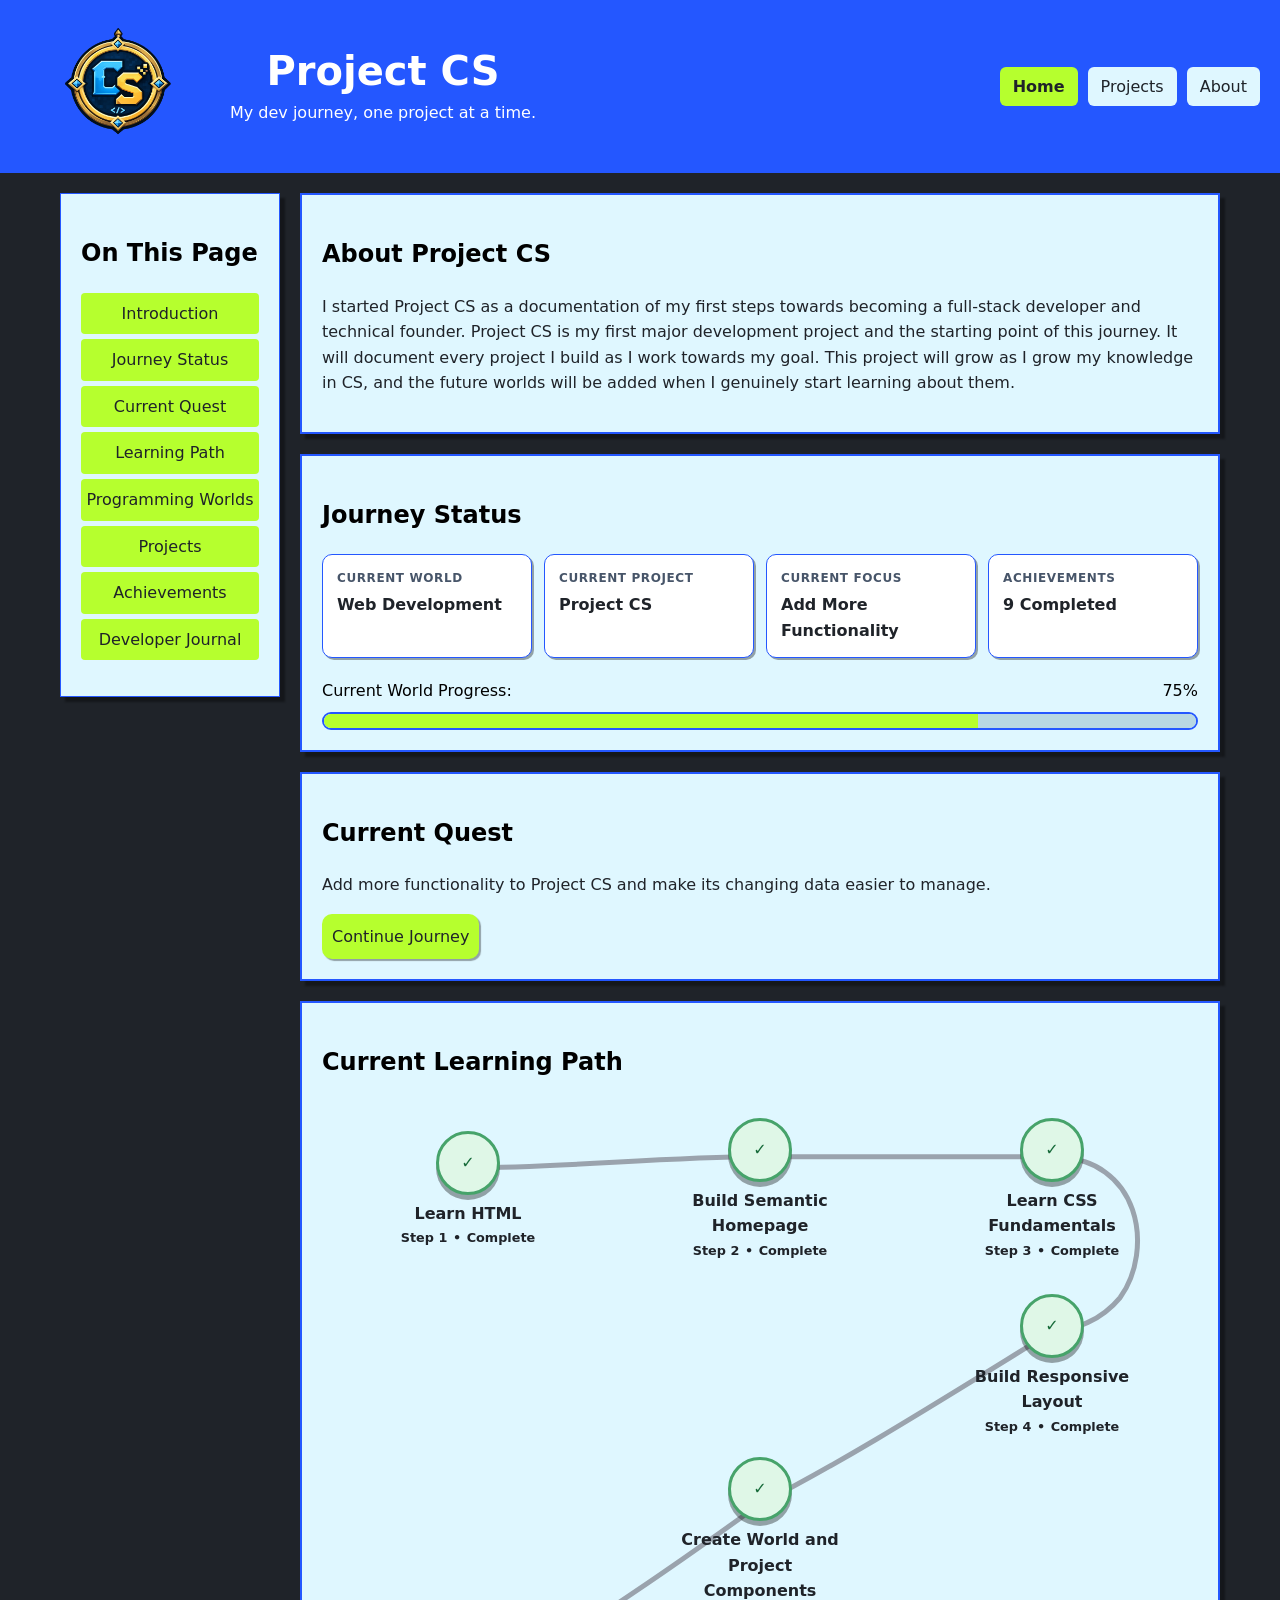
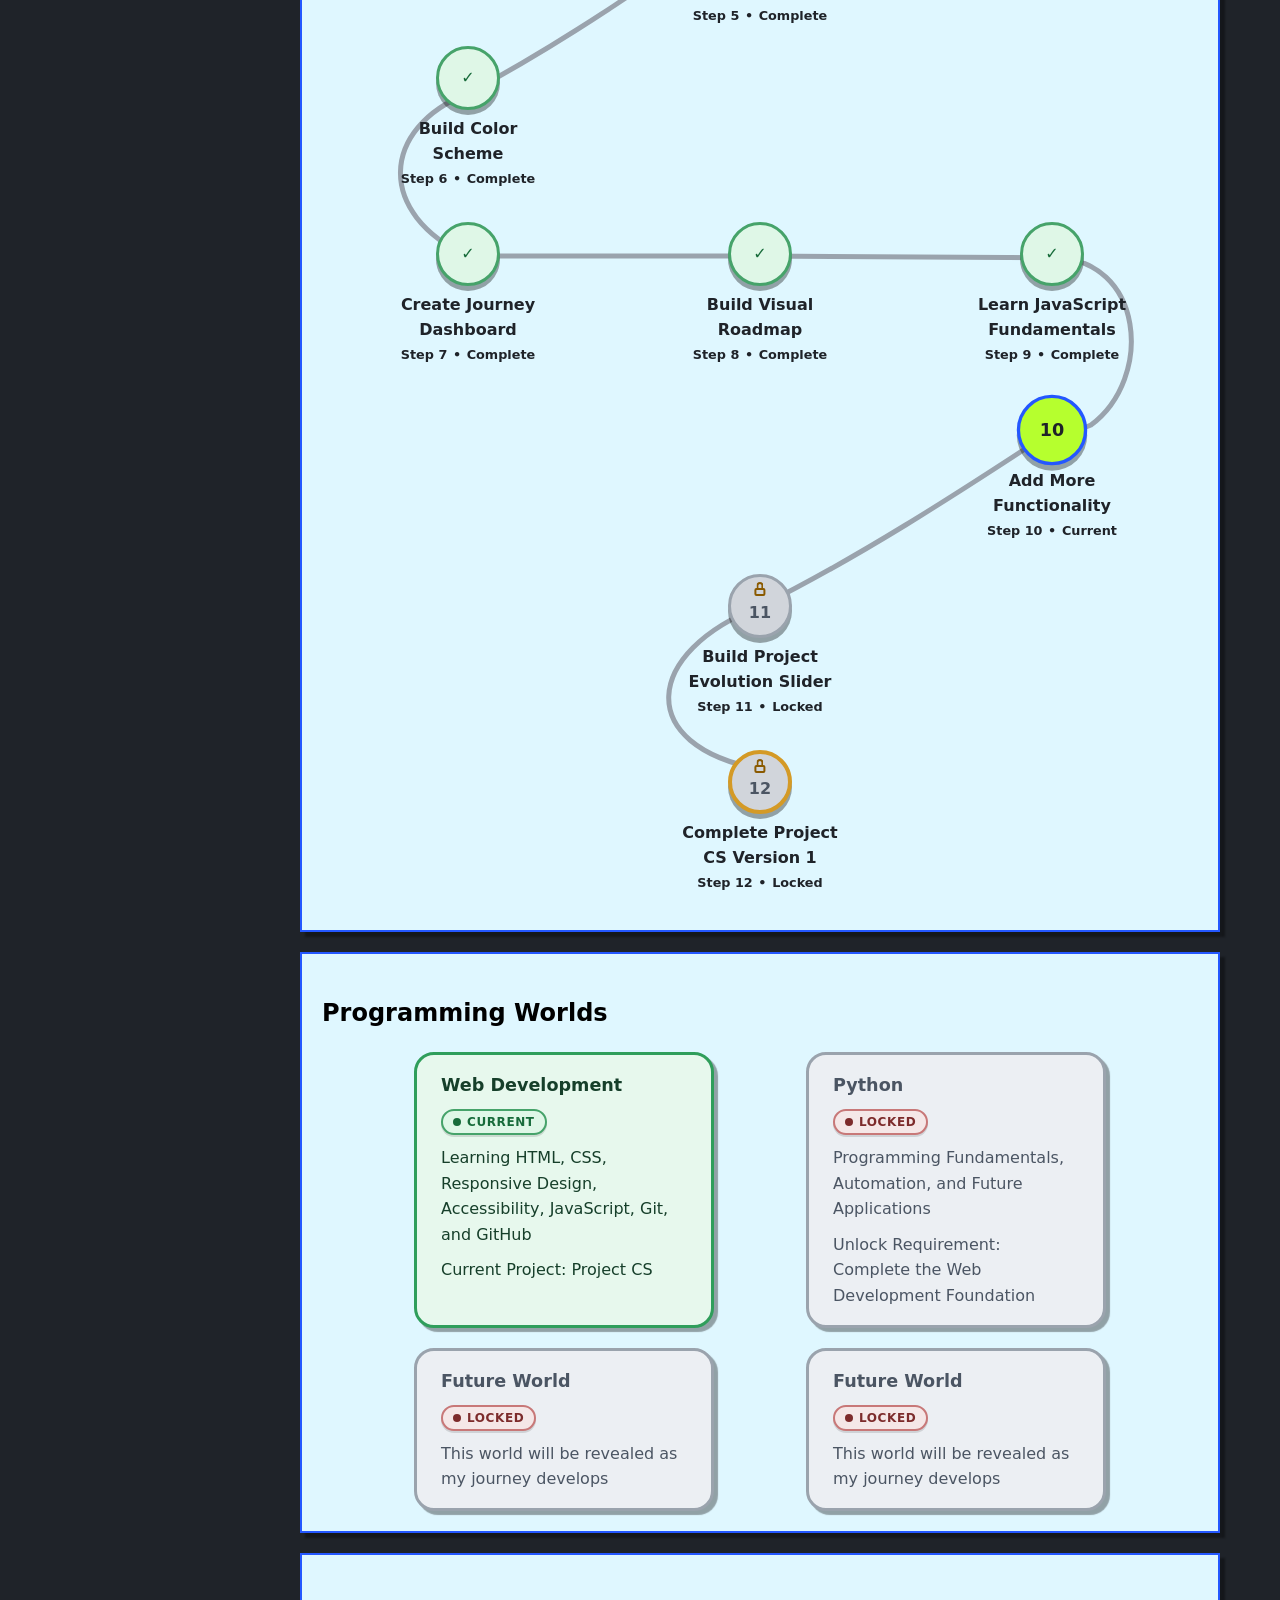
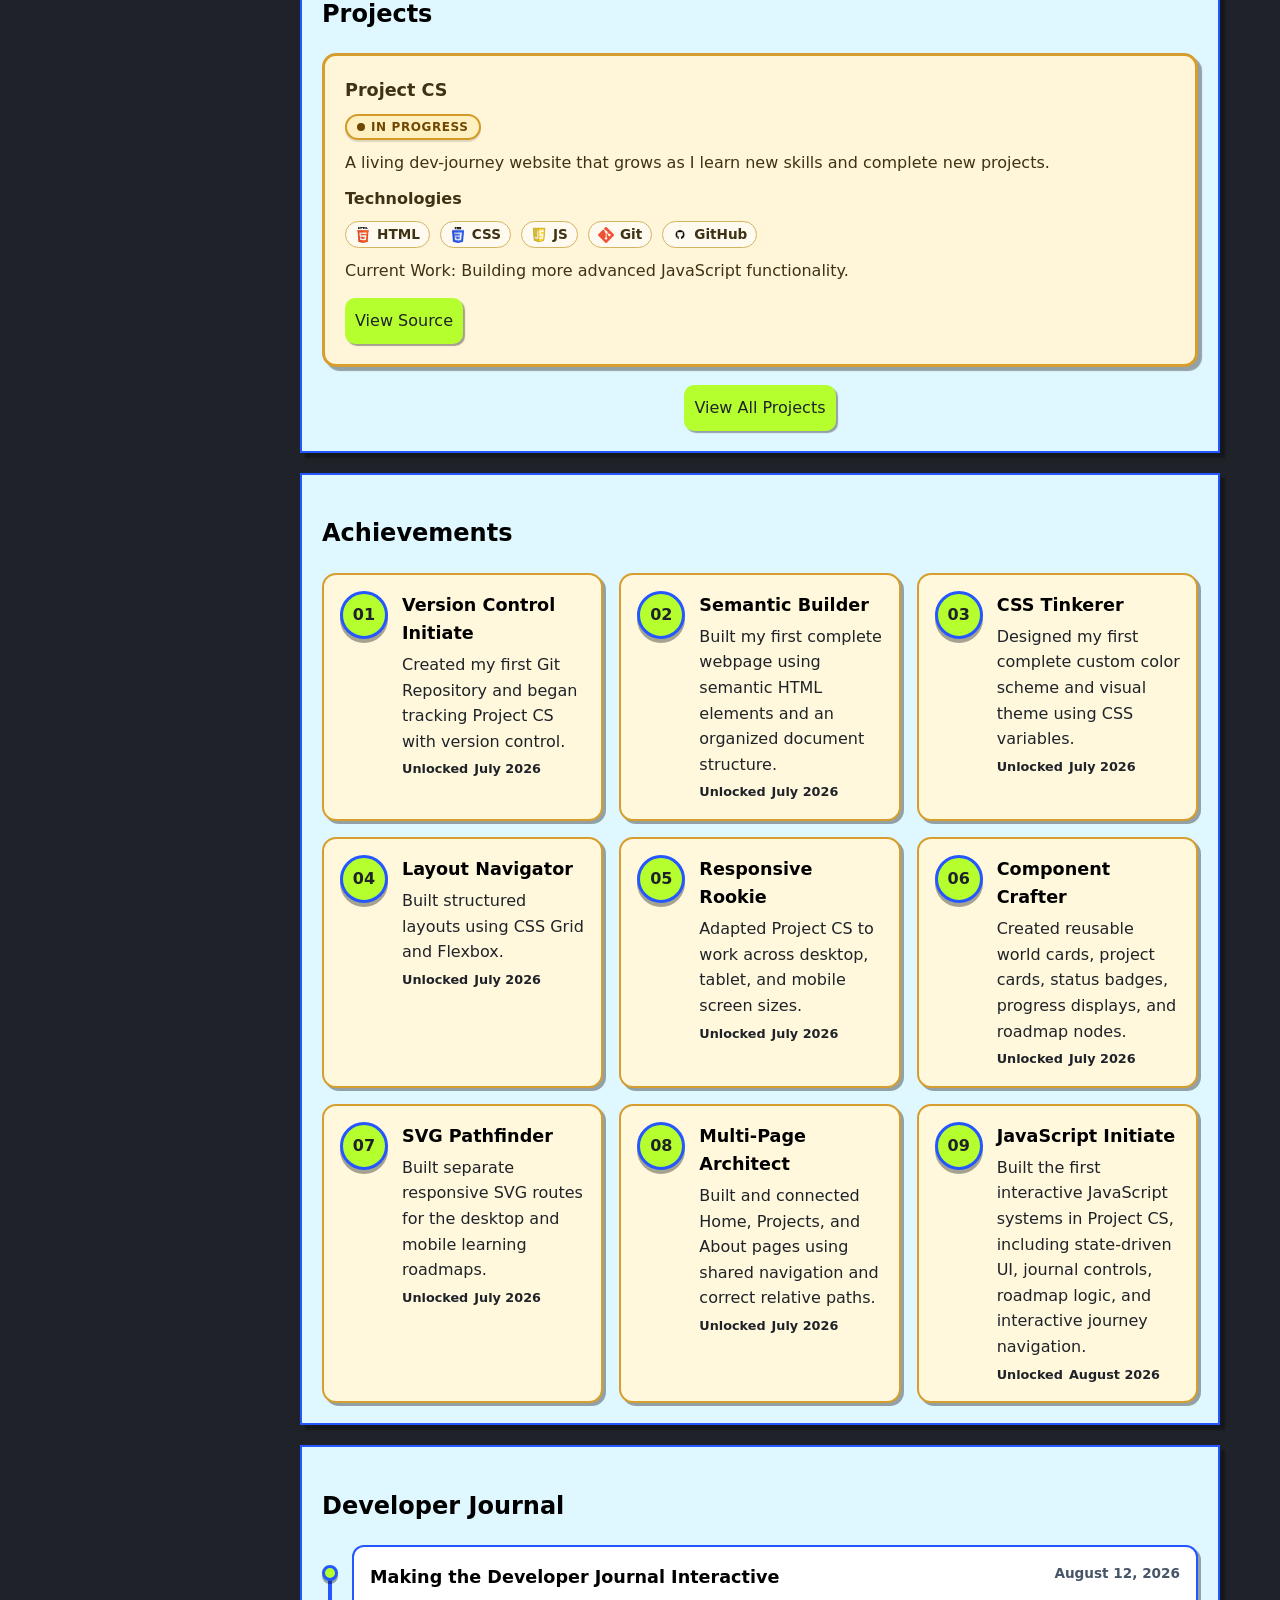
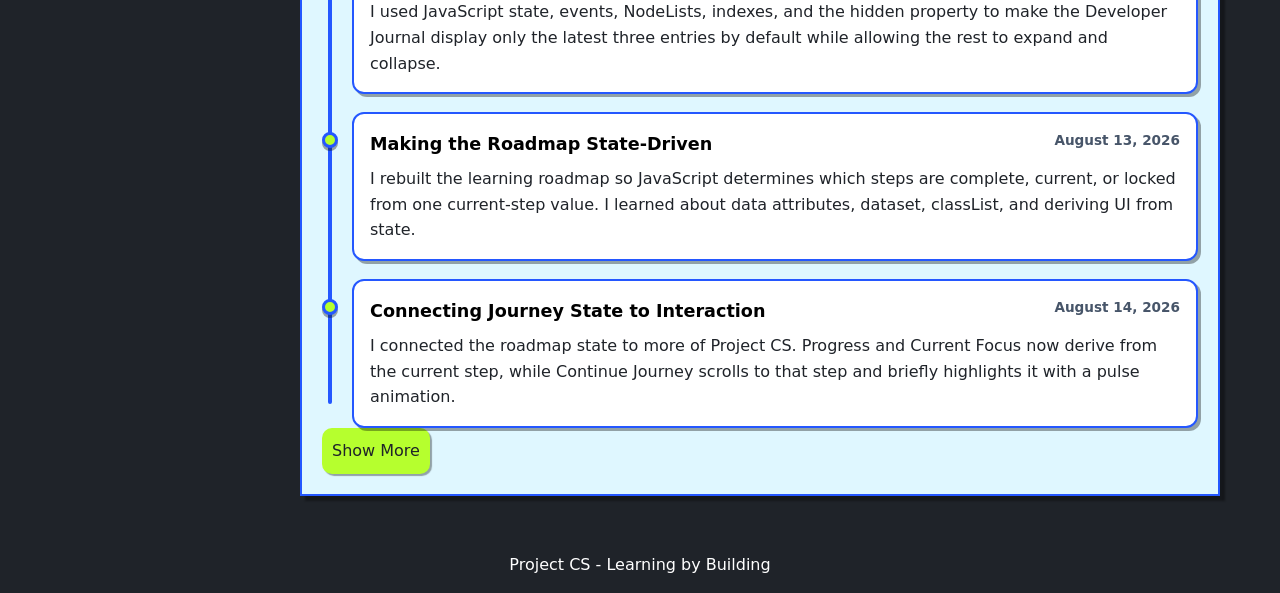
<file: index.html>
<!doctype html>
<html lang="en">
  <head>
    <meta charset="UTF-8" />
    <meta name="viewport" content="width=device-width, initial-scale=1.0" />
    <link rel="stylesheet" href="css/style.css" />
    <link
      rel="icon"
      type="image/png"
      href="assets/images/project-cs-logo.png"
    />
    <script src="js/main.js" defer></script>
    <title>Project CS - Home</title>
  </head>
  <body>
    <a class="skip-link" href="#main-content">Skip to main content</a>
    <header class="site-header">
      <div class="brand-wrapper">
        <img
          src="assets/images/project-cs-logo.png"
          alt="Project CS Logo"
          class="logo"
        />
        <div class="brand-text">
          <h1 class="site-title">Project CS</h1>
          <p>My dev journey, one project at a time.</p>
        </div>
      </div>
      <nav aria-label="Primary Navigation" class="primary-nav">
        <a href="index.html" aria-current="page">Home</a>
        <a href="pages/projects.html">Projects</a>
        <a href="pages/about.html">About</a>
      </nav>
    </header>
    <div class="page-layout">
      <aside class="sidebar">
        <h2>On This Page</h2>
        <nav aria-label="On this page">
          <ul>
            <li><a href="#introduction">Introduction</a></li>
            <li><a href="#journey-status">Journey Status</a></li>
            <li><a href="#current-quest">Current Quest</a></li>
            <li><a href="#learning-path">Learning Path</a></li>
            <li><a href="#worlds">Programming Worlds</a></li>
            <li><a href="#projects">Projects</a></li>
            <li><a href="#achievements">Achievements</a></li>
            <li><a href="#developer-journal">Developer Journal</a></li>
          </ul>
        </nav>
      </aside>

      <main id="main-content">
        <section id="introduction" class="panel">
          <h2>About Project CS</h2>
          <p>
            I started Project CS as a documentation of my first steps towards
            becoming a full-stack developer and technical founder. Project CS is
            my first major development project and the starting point of this
            journey. It will document every project I build as I work towards my
            goal. This project will grow as I grow my knowledge in CS, and the
            future worlds will be added when I genuinely start learning about
            them.
          </p>
        </section>

        <section id="journey-status" class="panel">
          <h2>Journey Status</h2>
          <dl class="status-grid">
            <div class="status-item">
              <dt>Current World</dt>
              <dd id="current-world">Web Development</dd>
            </div>
            <div class="status-item">
              <dt>Current Project</dt>
              <dd id="current-project">Project CS</dd>
            </div>
            <div class="status-item">
              <dt>Current Focus</dt>
              <dd id="current-focus">JavaScript Fundamentals</dd>
            </div>
            <div class="status-item">
              <dt>Achievements</dt>
              <dd id="achievement-count">8 Completed</dd>
            </div>
          </dl>

          <div class="progress-block">
            <div class="progress-heading">
              <label for="current-world-progress">Current World Progress:</label
              ><!--Prettier Formatting is wierd here-->
              <span id="progress-label">67%</span>
            </div>

            <progress id="current-world-progress" value="67" max="100">
              67%
            </progress>
          </div>
        </section>

        <section id="current-quest" class="panel">
          <h2>Current Quest</h2>
          <p id="current-quest-text">
            Build a chronological developer journal that records what I learn
            and create.
          </p>
          <a id="current-quest-link" href="#learning-path" class="btn"
            >Continue Journey</a
          >
        </section>

        <section id="learning-path" class="panel">
          <h2>Current Learning Path</h2>

          <div class="roadmap-stage">
            <svg
              class="roadmap-path roadmap-path-desktop"
              aria-hidden="true"
              viewBox="0 0 900 900"
              preserveAspectRatio="none"
            >
              <path
                class="roadmap-route"
                vector-effect="non-scaling-stroke"
                d="
                    M 150 42

                    C 250 42, 350 35, 450 35
                    C 550 35, 650 35, 750 35

                    C 842 35, 855 95, 820 125
                    C 800 140, 775 145, 750 147

                    C 650 185, 550 225, 450 257

                    C 350 302, 250 345, 150 378

                    C 60 400, 55 455, 150 482

                    L 450 482
                    L 750 483

                    C 845 483, 855 560, 790 590
                    C 775 594, 760 594, 750 594

                    C 650 635, 550 675, 450 706

                    C 330 735, 320 795, 450 810"
              ></path>
            </svg>
            <svg
              class="roadmap-path roadmap-path-mobile"
              aria-hidden="true"
              viewBox="0 0 300 2112"
              preserveAspectRatio="none"
            >
              <path
                class="roadmap-route roadmap-route-mobile"
                vector-effect="non-scaling-stroke"
                d="
                  M 95 32

                  C 20 32, 20 208, 150 208

                  C 280 208, 280 384, 205 384

                  C 280 384, 280 560, 205 560

                  C 280 560, 280 736, 150 736

                  C 20 736, 20 912, 95 912

                  C 20 912, 20 1088, 95 1088

                  C 20 1088, 20 1264, 150 1264

                  C 280 1264, 280 1440, 205 1440

                  C 280 1440, 280 1616, 205 1616

                  C 280 1616, 280 1792, 150 1792

                  C 20 1792, 20 1968, 150 1968
                "
              ></path>
            </svg>
            <ol class="learning-roadmap">
              <li class="path-step path-left" data-step="1">
                <span class="path-marker" aria-hidden="true">✓</span>

                <div class="path-content">
                  <p class="path-title">Learn HTML</p>

                  <p class="path-meta">
                    <span>Step 1</span>
                    <span aria-hidden="true">•</span>
                    <span class="path-status">Complete</span>
                  </p>
                </div>
              </li>

              <li class="path-step path-center" data-step="2">
                <span class="path-marker" aria-hidden="true">✓</span>

                <div class="path-content">
                  <p class="path-title">Build Semantic Homepage</p>

                  <p class="path-meta">
                    <span>Step 2</span>
                    <span aria-hidden="true">•</span>
                    <span class="path-status">Complete</span>
                  </p>
                </div>
              </li>

              <li class="path-step path-right" data-step="3">
                <span class="path-marker" aria-hidden="true">✓</span>

                <div class="path-content">
                  <p class="path-title">Learn CSS Fundamentals</p>

                  <p class="path-meta">
                    <span>Step 3</span>
                    <span aria-hidden="true">•</span>
                    <span class="path-status">Complete</span>
                  </p>
                </div>
              </li>

              <li class="path-step path-right" data-step="4">
                <span class="path-marker" aria-hidden="true">✓</span>

                <div class="path-content">
                  <p class="path-title">Build Responsive Layout</p>

                  <p class="path-meta">
                    <span>Step 4</span>
                    <span aria-hidden="true">•</span>
                    <span class="path-status">Complete</span>
                  </p>
                </div>
              </li>

              <li class="path-step path-center" data-step="5">
                <span class="path-marker" aria-hidden="true">✓</span>

                <div class="path-content">
                  <p class="path-title">Create World and Project Components</p>

                  <p class="path-meta">
                    <span>Step 5</span>
                    <span aria-hidden="true">•</span>
                    <span class="path-status">Complete</span>
                  </p>
                </div>
              </li>

              <li class="path-step path-left" data-step="6">
                <span class="path-marker" aria-hidden="true">✓</span>

                <div class="path-content">
                  <p class="path-title">Build Color Scheme</p>

                  <p class="path-meta">
                    <span>Step 6</span>
                    <span aria-hidden="true">•</span>
                    <span class="path-status">Complete</span>
                  </p>
                </div>
              </li>

              <li class="path-step path-left" data-step="7">
                <span class="path-marker" aria-hidden="true">✓</span>

                <div class="path-content">
                  <p class="path-title">Create Journey Dashboard</p>

                  <p class="path-meta">
                    <span>Step 7</span>
                    <span aria-hidden="true">•</span>
                    <span class="path-status">Complete</span>
                  </p>
                </div>
              </li>

              <li class="path-step path-center" data-step="8">
                <span class="path-marker" aria-hidden="true">✓</span>

                <div class="path-content">
                  <p class="path-title">Build Visual Roadmap</p>

                  <p class="path-meta">
                    <span>Step 8</span>
                    <span aria-hidden="true">•</span>
                    <span class="path-status">Complete</span>
                  </p>
                </div>
              </li>

              <li class="path-step path-right" data-step="9">
                <span class="path-marker" aria-hidden="true">9</span>

                <div class="path-content">
                  <p class="path-title">Learn JavaScript Fundamentals</p>

                  <p class="path-meta">
                    <span>Step 9</span>
                    <span aria-hidden="true">•</span>
                    <span class="path-status">Current</span>
                  </p>
                </div>
              </li>

              <li class="path-step path-right" data-step="10">
                <span class="path-marker" aria-hidden="true">10</span>

                <div class="path-content">
                  <p class="path-title">Add More Functionality</p>

                  <p class="path-meta">
                    <span>Step 10</span>
                    <span aria-hidden="true">•</span>
                    <span class="path-status">Locked</span>
                  </p>
                </div>
              </li>

              <li class="path-step path-center" data-step="11">
                <span class="path-marker" aria-hidden="true">11</span>

                <div class="path-content">
                  <p class="path-title">Build Project Evolution Slider</p>

                  <p class="path-meta">
                    <span>Step 11</span>
                    <span aria-hidden="true">•</span>
                    <span class="path-status">Locked</span>
                  </p>
                </div>
              </li>

              <li class="path-step path-center path-final" data-step="12">
                <span class="path-marker" aria-hidden="true">12</span>

                <div class="path-content">
                  <p class="path-title">Complete Project CS Version 1</p>

                  <p class="path-meta">
                    <span>Step 12</span>
                    <span aria-hidden="true">•</span>
                    <span class="path-status">Locked</span>
                  </p>
                </div>
              </li>
            </ol>
          </div>
        </section>

        <section id="worlds" class="panel">
          <h2>Programming Worlds</h2>
          <ul class="worlds-list">
            <li class="world-panel world-current">
              <h3>Web Development</h3>
              <span class="status-badge status-current">Current</span>
              <p>
                Learning HTML, CSS, Responsive Design, Accessibility,
                JavaScript, Git, and GitHub
              </p>
              <p class="world-detail">Current Project: Project CS</p>
            </li>
            <!-- Add Locked image to locked worlds through javascript -->
            <li class="world-panel world-locked">
              <h3>Python</h3>
              <span class="status-badge status-locked">Locked</span>
              <p>
                Programming Fundamentals, Automation, and Future Applications
              </p>
              <p class="world-detail">
                Unlock Requirement: Complete the Web Development Foundation
              </p>
            </li>
            <li class="world-panel world-locked">
              <h3>Future World</h3>
              <span class="status-badge status-locked">Locked</span>
              <p class="world-detail">
                This world will be revealed as my journey develops
              </p>
            </li>
            <li class="world-panel world-locked">
              <h3>Future World</h3>
              <span class="status-badge status-locked">Locked</span>
              <p class="world-detail">
                This world will be revealed as my journey develops
              </p>
            </li>
          </ul>
        </section>

        <section id="projects" class="panel">
          <h2>Projects</h2>
          <div class="projects-grid">
            <article class="project-card">
              <h3>Project CS</h3>
              <span class="status-badge status-progress">In Progress</span>
              <p>
                A living dev-journey website that grows as I learn new skills
                and complete new projects.
              </p>
              <h4>Technologies</h4>
              <ul class="tech-list">
                <li class="tech-tag">
                  <img
                    src="assets/images/html-logo.png"
                    class="tech-icon"
                    alt=""
                  />
                  HTML
                </li>
                <li class="tech-tag">
                  <img
                    src="assets/images/css-logo.png"
                    class="tech-icon"
                    alt=""
                  />
                  CSS
                </li>
                <li class="tech-tag">
                  <img
                    src="assets/images/javascript-logo.png"
                    class="tech-icon"
                    alt=""
                  />
                  JS
                </li>
                <li class="tech-tag">
                  <img
                    src="assets/images/git-logo.png"
                    class="tech-icon"
                    alt=""
                  />
                  Git
                </li>
                <li class="tech-tag">
                  <img
                    src="assets/images/github-logo.png"
                    class="tech-icon"
                    alt=""
                  />
                  GitHub
                </li>
              </ul>
              <p id="current-work">
                Current Work: Learning JavaScript Fundamentals
              </p>
              <div class="project-actions">
                <a
                  href="https://github.com/vedthebred/Project-CS"
                  class="btn"
                  target="_blank"
                  rel="noopener noreferrer"
                  >View Source</a
                >
              </div>
            </article>
          </div>
          <div class="project-section-actions">
            <a href="pages/projects.html" class="btn">View All Projects</a>
          </div>
        </section>

        <section id="achievements" class="panel">
          <h2>Achievements</h2>
          <ul class="achievement-grid">
            <li class="achievement-card">
              <span class="achievement-emblem" aria-hidden="true">01</span>

              <div class="achievement-content">
                <h3>Version Control Initiate</h3>
                <p>
                  Created my first Git Repository and began tracking Project CS
                  with version control.
                </p>

                <p class="achievement-meta">
                  <span>Unlocked</span>
                  <time datetime="2026-07">July 2026</time>
                </p>
              </div>
            </li>

            <li class="achievement-card">
              <span class="achievement-emblem" aria-hidden="true">02</span>

              <div class="achievement-content">
                <h3>Semantic Builder</h3>
                <p>
                  Built my first complete webpage using semantic HTML elements
                  and an organized document structure.
                </p>

                <p class="achievement-meta">
                  <span>Unlocked</span>
                  <time datetime="2026-07">July 2026</time>
                </p>
              </div>
            </li>

            <li class="achievement-card">
              <span class="achievement-emblem" aria-hidden="true">03</span>

              <div class="achievement-content">
                <h3>CSS Tinkerer</h3>
                <p>
                  Designed my first complete custom color scheme and visual
                  theme using CSS variables.
                </p>

                <p class="achievement-meta">
                  <span>Unlocked</span>
                  <time datetime="2026-07">July 2026</time>
                </p>
              </div>
            </li>

            <li class="achievement-card">
              <span class="achievement-emblem" aria-hidden="true">04</span>

              <div class="achievement-content">
                <h3>Layout Navigator</h3>
                <p>Built structured layouts using CSS Grid and Flexbox.</p>

                <p class="achievement-meta">
                  <span>Unlocked</span>
                  <time datetime="2026-07">July 2026</time>
                </p>
              </div>
            </li>

            <li class="achievement-card">
              <span class="achievement-emblem" aria-hidden="true">05</span>

              <div class="achievement-content">
                <h3>Responsive Rookie</h3>
                <p>
                  Adapted Project CS to work across desktop, tablet, and mobile
                  screen sizes.
                </p>

                <p class="achievement-meta">
                  <span>Unlocked</span>
                  <time datetime="2026-07">July 2026</time>
                </p>
              </div>
            </li>

            <li class="achievement-card">
              <span class="achievement-emblem" aria-hidden="true">06</span>

              <div class="achievement-content">
                <h3>Component Crafter</h3>
                <p>
                  Created reusable world cards, project cards, status badges,
                  progress displays, and roadmap nodes.
                </p>

                <p class="achievement-meta">
                  <span>Unlocked</span>
                  <time datetime="2026-07">July 2026</time>
                </p>
              </div>
            </li>

            <li class="achievement-card">
              <span class="achievement-emblem" aria-hidden="true">07</span>

              <div class="achievement-content">
                <h3>SVG Pathfinder</h3>
                <p>
                  Built separate responsive SVG routes for the desktop and
                  mobile learning roadmaps.
                </p>

                <p class="achievement-meta">
                  <span>Unlocked</span>
                  <time datetime="2026-07">July 2026</time>
                </p>
              </div>
            </li>

            <li class="achievement-card">
              <span class="achievement-emblem" aria-hidden="true">08</span>

              <div class="achievement-content">
                <h3>Multi-Page Architect</h3>

                <p>
                  Built and connected Home, Projects, and About pages using
                  shared navigation and correct relative paths.
                </p>

                <p class="achievement-meta">
                  <span>Unlocked</span>
                  <time datetime="2026-07">July 2026</time>
                </p>
              </div>
            </li>

            <li class="achievement-card">
              <span class="achievement-emblem" aria-hidden="true">09</span>

              <div class="achievement-content">
                <h3>JavaScript Initiate</h3>

                <p>
                  Built the first interactive JavaScript systems in Project CS,
                  including state-driven UI, journal controls, roadmap logic,
                  and interactive journey navigation.
                </p>

                <p class="achievement-meta">
                  <span>Unlocked</span>
                  <time datetime="2026-08">August 2026</time>
                </p>
              </div>
            </li>
          </ul>
        </section>

        <section id="developer-journal" class="panel">
          <h2>Developer Journal</h2>

          <ol id="journal-content" class="journal-list">
            <li class="journal-item">
              <span class="journal-marker" aria-hidden="true"></span>

              <article class="journal-entry">
                <div class="journal-heading">
                  <h3>Starting Project CS</h3>
                  <time datetime="2026-07-21">July 21, 2026</time>
                </div>

                <p>
                  I created Project CS as my first major development project and
                  began using it to document my journey toward becoming a
                  full-stack developer and technical founder.
                </p>
              </article>
            </li>

            <li class="journal-item">
              <span class="journal-marker" aria-hidden="true"></span>

              <article class="journal-entry">
                <div class="journal-heading">
                  <h3>Learning Semantic HTML</h3>
                  <time datetime="2026-07-23">July 23, 2026</time>
                </div>

                <p>
                  I learned how semantic HTML elements give a webpage meaningful
                  structure. I used sections, navigation, articles, lists,
                  headings, and accessible labels to build the first version of
                  the Project CS homepage.
                </p>
              </article>
            </li>

            <li class="journal-item">
              <span class="journal-marker" aria-hidden="true"></span>

              <article class="journal-entry">
                <div class="journal-heading">
                  <h3>Learning HTML Forms</h3>
                  <time datetime="2026-07-23">July 23, 2026</time>
                </div>

                <p>
                  I learned how to create HTML forms using inputs, labels,
                  buttons, and other form elements. I also learned why labels
                  and organized form structure are important for accessibility.
                </p>
              </article>
            </li>

            <li class="journal-item">
              <span class="journal-marker" aria-hidden="true"></span>

              <article class="journal-entry">
                <div class="journal-heading">
                  <h3>Building Layouts with Grid and Flexbox</h3>
                  <time datetime="2026-07-26">July 26, 2026</time>
                </div>

                <p>
                  I learned how CSS Grid and Flexbox solve different layout
                  problems. I used grid for major page and card layouts, while
                  using Flexbox for navigation, badges, buttons, and smaller
                  component arrangements.
                </p>
              </article>
            </li>

            <li class="journal-item">
              <span class="journal-marker" aria-hidden="true"></span>

              <article class="journal-entry">
                <div class="journal-heading">
                  <h3>Making the Website Responsive</h3>
                  <time datetime="2026-07-27">July 27, 2026</time>
                </div>

                <p>
                  I adapted Project CS for desktop, tablet, and mobile screens
                  using media queries. I learned how layouts can change from
                  multiple columns to a single column when screen space becomes
                  limited.
                </p>
              </article>
            </li>

            <li class="journal-item">
              <span class="journal-marker" aria-hidden="true"></span>

              <article class="journal-entry">
                <div class="journal-heading">
                  <h3>Creating the Project CS Theme</h3>
                  <time datetime="2026-07-28">July 28, 2026</time>
                </div>

                <p>
                  I designed the first complete visual theme for Project CS
                  using CSS variables, reusable colors, borders, buttons,
                  panels, and status styles.
                </p>
              </article>
            </li>

            <li class="journal-item">
              <span class="journal-marker" aria-hidden="true"></span>

              <article class="journal-entry">
                <div class="journal-heading">
                  <h3>Creating Reusable Components</h3>
                  <time datetime="2026-07-28">July 28, 2026</time>
                </div>

                <p>
                  I created reusable designs for world cards, project cards,
                  technology, status badges, progress displays, achievement
                  cards, and roadmap nodes.
                </p>
              </article>
            </li>

            <li class="journal-item">
              <span class="journal-marker" aria-hidden="true"></span>

              <article class="journal-entry">
                <div class="journal-heading">
                  <h3>Building the Journey Dashboard</h3>
                  <time datetime="2026-07-28">July 28, 2026</time>
                </div>

                <p>
                  I created a dashboard that displays my current programming
                  world, active project, current focus, completed achievements,
                  and overall progress.
                </p>
              </article>
            </li>

            <li class="journal-item">
              <span class="journal-marker" aria-hidden="true"></span>

              <article class="journal-entry">
                <div class="journal-heading">
                  <h3>Designing the Visual Learning Roadmap</h3>
                  <time datetime="2026-07-29">July 29, 2026</time>
                </div>

                <p>
                  I designed a game-inspired learning roadmap that shows
                  completed, current, and locked milestones. I used CSS Grid to
                  position the nodes and SVG paths to connect them.
                </p>
              </article>
            </li>

            <li class="journal-item">
              <span class="journal-marker" aria-hidden="true"></span>

              <article class="journal-entry">
                <div class="journal-heading">
                  <h3>Creating a Responsive SVG Roadmap</h3>
                  <time datetime="2026-07-30">July 30, 2026</time>
                </div>

                <p>
                  I built separate SVG routes for desktop and mobile layouts.
                  This taught me how SVG coordinates, paths, viewbox dimensions,
                  and Bézier curves control visual shapes.
                </p>
              </article>
            </li>

            <li class="journal-item">
              <span class="journal-marker" aria-hidden="true"></span>

              <article class="journal-entry">
                <div class="journal-heading">
                  <h3>Building a Multi-Page Website</h3>
                  <time datetime="2026-07-30">July 30, 2026</time>
                </div>

                <p>
                  I expanded Project CS from one webpage into a multi-page
                  website with Home, Projects, and About pages. I learned how
                  relative paths connect pages, stylesheets, and images across
                  folders.
                </p>
              </article>
            </li>

            <li class="journal-item">
              <span class="journal-marker" aria-hidden="true"></span>

              <article class="journal-entry">
                <div class="journal-heading">
                  <h3>Creating the Projects Archive</h3>
                  <time datetime="2026-07-30">July 30, 2026</time>
                </div>

                <p>
                  I built a dedicated Projects page with a project index sidebar
                  and reusable project cards. The page is designed to grow as I
                  complete more projects.
                </p>
              </article>
            </li>

            <li class="journal-item">
              <span class="journal-marker" aria-hidden="true"></span>

              <article class="journal-entry">
                <div class="journal-heading">
                  <h3>Building the About Page</h3>
                  <time datetime="2026-07-30">July 30, 2026</time>
                </div>

                <p>
                  I created an About page explaining who I am, why Project CS
                  exists, how the journey system works, and what I want to
                  achieve in the future.
                </p>
              </article>
            </li>

            <li class="journal-item">
              <span class="journal-marker" aria-hidden="true"></span>

              <article class="journal-entry">
                <div class="journal-heading">
                  <h3>Designing the Developer Journal</h3>
                  <time datetime="2026-07-30">July 30, 2026</time>
                </div>

                <p>
                  I transformed the Developer Journal into a chronological
                  timeline so Project CS can record how my knowledge, projects,
                  and development process evolve over time.
                </p>
              </article>
            </li>
            <li class="journal-item">
              <span class="journal-marker" aria-hidden="true"></span>

              <article class="journal-entry">
                <div class="journal-heading">
                  <h3>Starting JavaScript in Project CS</h3>
                  <time datetime="2026-07-31">July 31, 2026</time>
                </div>

                <p>
                  I began adding JavaScript to Project CS and learned how the
                  DOM lets JavaScript select and update elements on the page. I
                  also started moving homepage information away from being
                  completely hard-coded.
                </p>
              </article>
            </li>

            <li class="journal-item">
              <span class="journal-marker" aria-hidden="true"></span>

              <article class="journal-entry">
                <div class="journal-heading">
                  <h3>Moving Toward a Data-Driven Homepage</h3>
                  <time datetime="2026-08-02">August 2, 2026</time>
                </div>

                <p>
                  I started organizing changing website information in
                  JavaScript and using functions to update the homepage. This
                  introduced the idea of keeping data separate from the HTML
                  that displays it.
                </p>
              </article>
            </li>

            <li class="journal-item">
              <span class="journal-marker" aria-hidden="true"></span>

              <article class="journal-entry">
                <div class="journal-heading">
                  <h3>Making the Developer Journal Interactive</h3>
                  <time datetime="2026-08-12">August 12, 2026</time>
                </div>

                <p>
                  I used JavaScript state, events, NodeLists, indexes, and the
                  hidden property to make the Developer Journal display only the
                  latest three entries by default while allowing the rest to
                  expand and collapse.
                </p>
              </article>
            </li>

            <li class="journal-item">
              <span class="journal-marker" aria-hidden="true"></span>

              <article class="journal-entry">
                <div class="journal-heading">
                  <h3>Making the Roadmap State-Driven</h3>
                  <time datetime="2026-08-13">August 13, 2026</time>
                </div>

                <p>
                  I rebuilt the learning roadmap so JavaScript determines which
                  steps are complete, current, or locked from one current-step
                  value. I learned about data attributes, dataset, classList,
                  and deriving UI from state.
                </p>
              </article>
            </li>

            <li class="journal-item">
              <span class="journal-marker" aria-hidden="true"></span>

              <article class="journal-entry">
                <div class="journal-heading">
                  <h3>Connecting Journey State to Interaction</h3>
                  <time datetime="2026-08-14">August 14, 2026</time>
                </div>

                <p>
                  I connected the roadmap state to more of Project CS. Progress
                  and Current Focus now derive from the current step, while
                  Continue Journey scrolls to that step and briefly highlights
                  it with a pulse animation.
                </p>
              </article>
            </li>
          </ol>
          <button
            id="journal-toggle"
            class="btn"
            type="button"
            aria-expanded="false"
            aria-controls="journal-content"
          >
            Show More
          </button>
        </section>
      </main>
    </div>

    <footer>
      <p>Project CS - Learning by Building</p>
    </footer>
  </body>
</html>
</file>
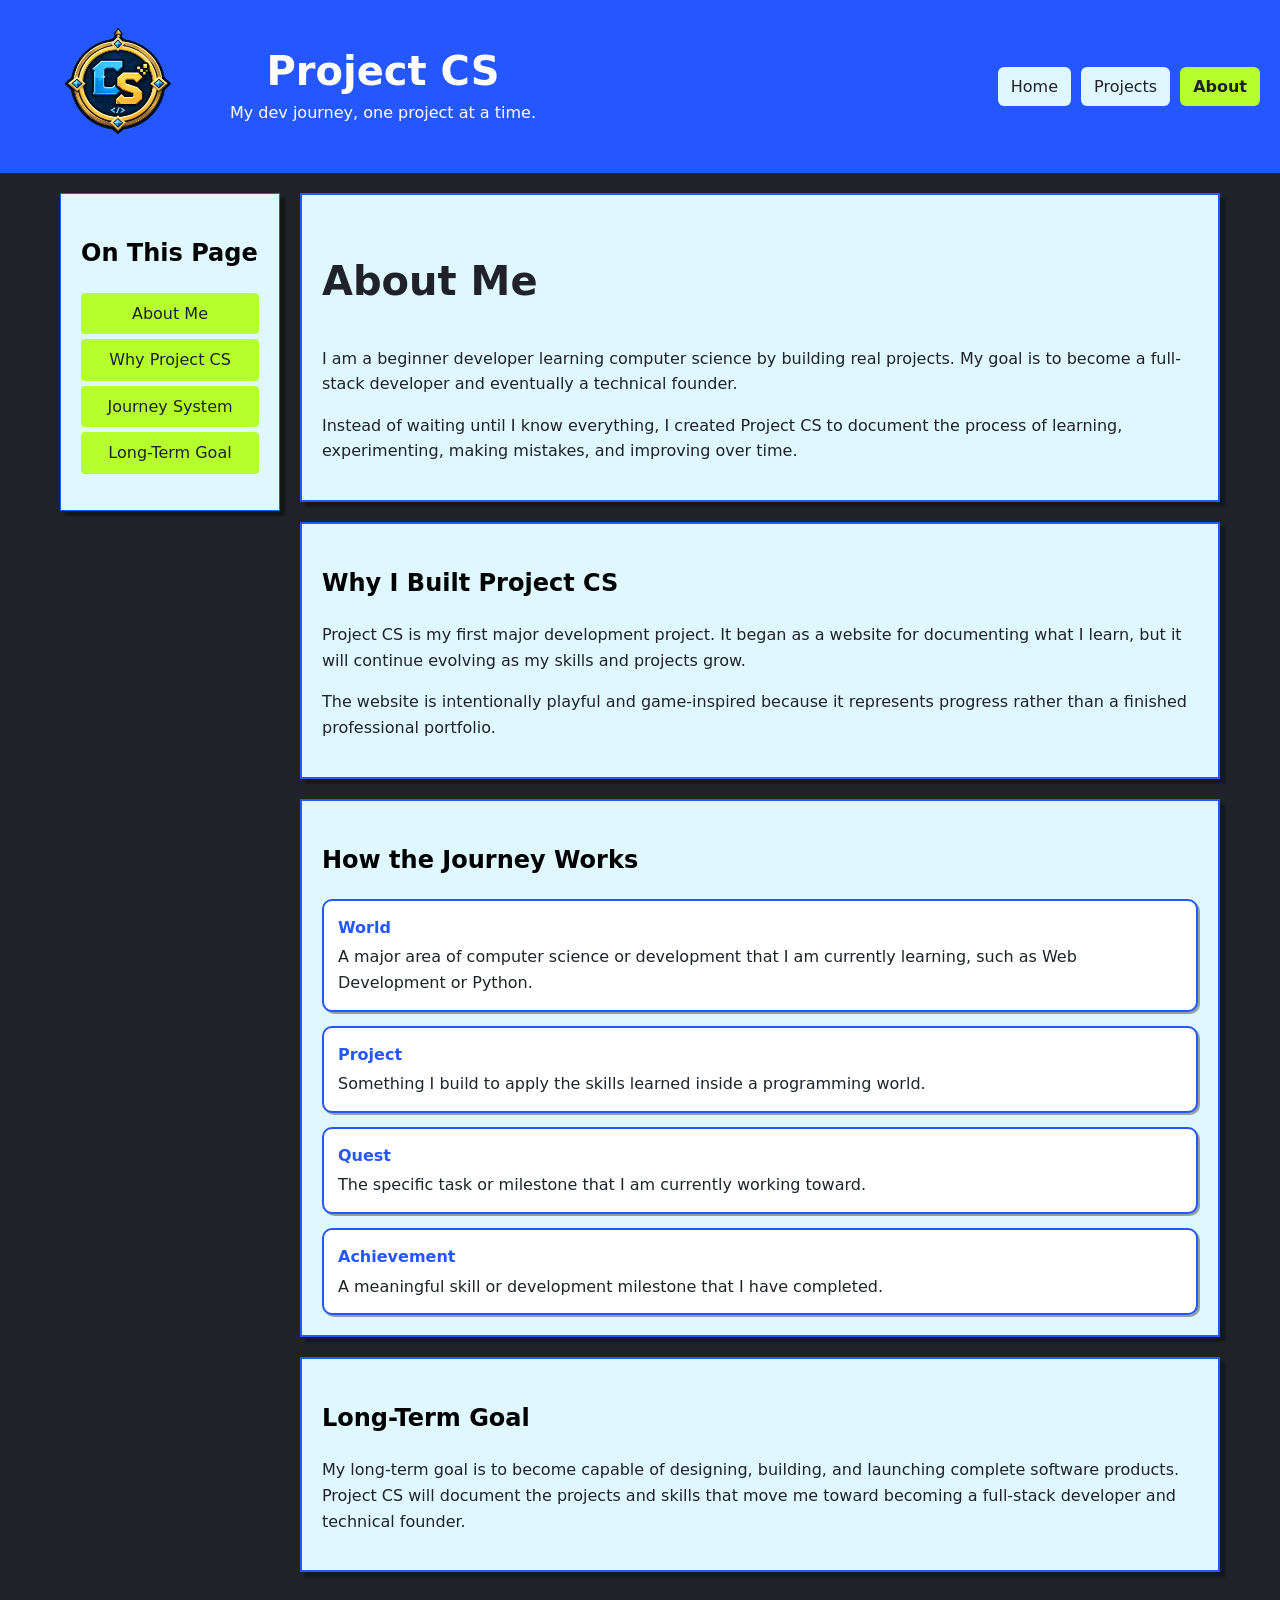
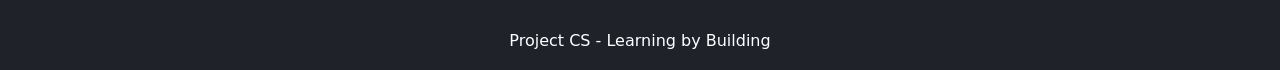
<file: pages/about.html>
<!doctype html>
<html lang="en">
  <head>
    <meta charset="UTF-8" />
    <meta name="viewport" content="width=device-width, initial-scale=1.0" />
    <link rel="stylesheet" href="../css/style.css" />
    <title>About - Project CS</title>
  </head>

  <body>
    <a class="skip-link" href="#main-content">Skip to main content</a>
    <header class="site-header">
      <div class="brand-wrapper">
        <img
          src="../assets/images/project-cs-logo.png"
          alt="Project CS Logo"
          class="logo"
        />

        <div class="brand-text">
          <p class="site-title">Project CS</p>
          <p>My dev journey, one project at a time.</p>
        </div>
      </div>

      <nav aria-label="Primary Navigation" class="primary-nav">
        <a href="../index.html">Home</a>
        <a href="projects.html">Projects</a>
        <a href="about.html" aria-current="page">About</a>
      </nav>
    </header>

    <div class="page-layout">
      <aside class="sidebar">
        <h2>On This Page</h2>

        <nav aria-label="On this page">
          <ul>
            <li><a href="#about-me">About Me</a></li>
            <li><a href="#why-project-cs">Why Project CS</a></li>
            <li><a href="#journey-system">Journey System</a></li>
            <li><a href="#long-term-goal">Long-Term Goal</a></li>
          </ul>
        </nav>
      </aside>

      <main id="main-content" class="about-page">
        <section id="about-me" class="panel">
          <h1>About Me</h1>

          <p>
            I am a beginner developer learning computer science by building real
            projects. My goal is to become a full-stack developer and eventually
            a technical founder.
          </p>

          <p>
            Instead of waiting until I know everything, I created Project CS to
            document the process of learning, experimenting, making mistakes,
            and improving over time.
          </p>
        </section>

        <section id="why-project-cs" class="panel">
          <h2>Why I Built Project CS</h2>

          <p>
            Project CS is my first major development project. It began as a
            website for documenting what I learn, but it will continue evolving
            as my skills and projects grow.
          </p>

          <p>
            The website is intentionally playful and game-inspired because it
            represents progress rather than a finished professional portfolio.
          </p>
        </section>

        <section id="journey-system" class="panel">
          <h2>How the Journey Works</h2>

          <dl class="journey-definitions">
            <div>
              <dt>World</dt>
              <dd>
                A major area of computer science or development that I am
                currently learning, such as Web Development or Python.
              </dd>
            </div>

            <div>
              <dt>Project</dt>
              <dd>
                Something I build to apply the skills learned inside a
                programming world.
              </dd>
            </div>

            <div>
              <dt>Quest</dt>
              <dd>
                The specific task or milestone that I am currently working
                toward.
              </dd>
            </div>

            <div>
              <dt>Achievement</dt>
              <dd>
                A meaningful skill or development milestone that I have
                completed.
              </dd>
            </div>
          </dl>
        </section>

        <section id="long-term-goal" class="panel">
          <h2>Long-Term Goal</h2>

          <p>
            My long-term goal is to become capable of designing, building, and
            launching complete software products. Project CS will document the
            projects and skills that move me toward becoming a full-stack
            developer and technical founder.
          </p>
        </section>
      </main>
    </div>

    <footer>
      <p>Project CS - Learning by Building</p>
    </footer>
  </body>
</html>
</file>
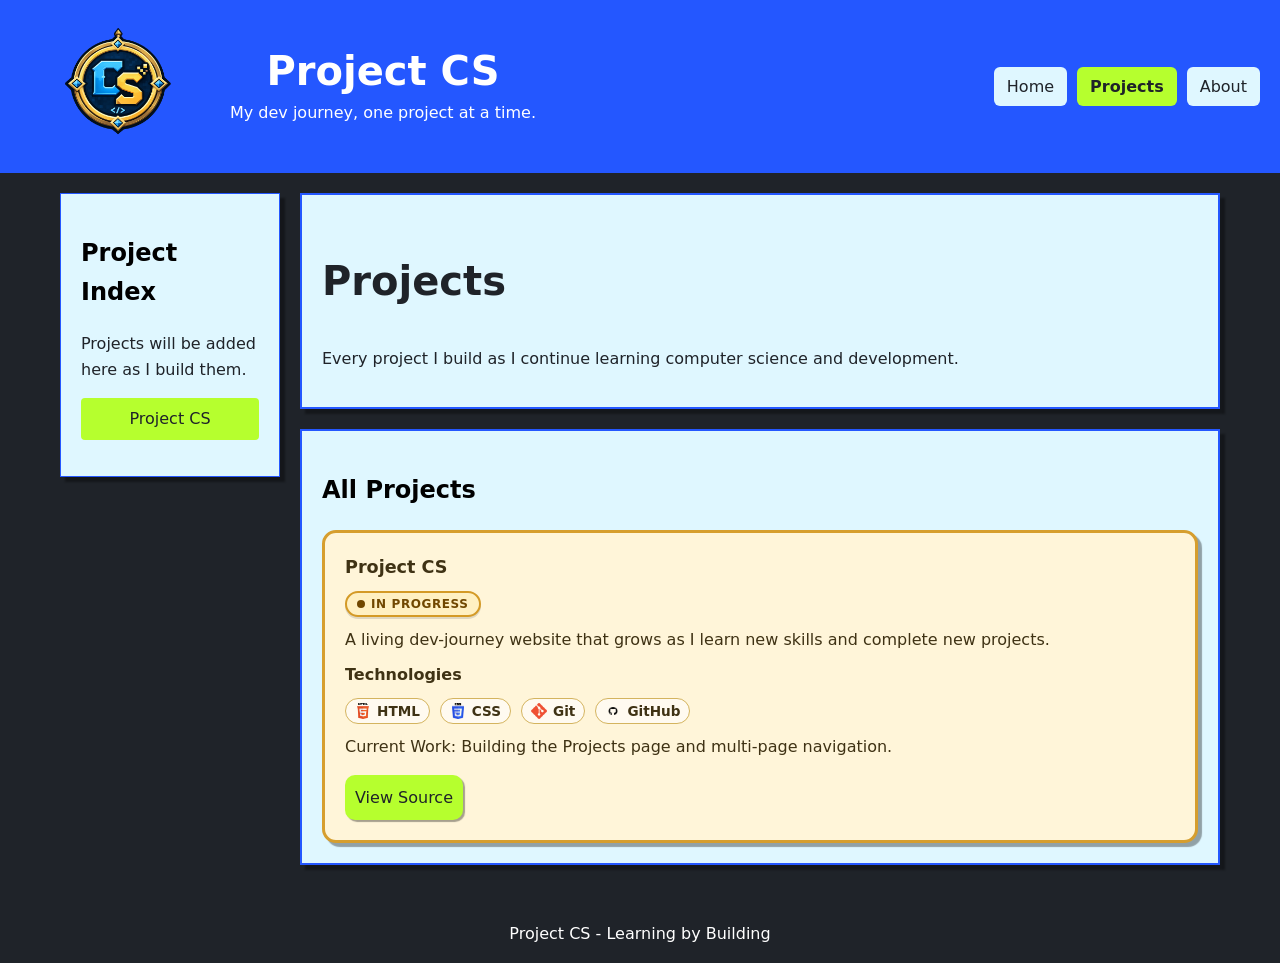
<file: pages/projects.html>
<!doctype html>
<html lang="en">
  <head>
    <meta charset="UTF-8" />
    <meta name="viewport" content="width=device-width, initial-scale=1.0" />
    <link rel="stylesheet" href="../css/style.css" />
    <title>Projects - Project CS</title>
  </head>

  <body>
    <a class="skip-link" href="#main-content">Skip to main content</a>
    <header class="site-header">
      <div class="brand-wrapper">
        <img
          src="../assets/images/project-cs-logo.png"
          alt="Project CS Logo"
          class="logo"
        />

        <div class="brand-text">
          <p class="site-title">Project CS</p>
          <p>My dev journey, one project at a time.</p>
        </div>
      </div>

      <nav aria-label="Primary Navigation" class="primary-nav">
        <a href="../index.html">Home</a>
        <a href="projects.html" aria-current="page">Projects</a>
        <a href="about.html">About</a>
      </nav>
    </header>

    <div class="page-layout">
      <aside class="sidebar projects-sidebar">
        <h2>Project Index</h2>
        <p>Projects will be added here as I build them.</p>

        <nav aria-label="Project index">
          <ul>
            <li>
              <a href="#project-cs">Project CS</a>
            </li>
          </ul>
        </nav>
      </aside>
      <main id="main-content" class="projects-page">
        <section class="panel">
          <h1>Projects</h1>
          <p>
            Every project I build as I continue learning computer science and
            development.
          </p>
        </section>

        <section class="panel">
          <h2>All Projects</h2>

          <div class="projects-grid">
            <article id="project-cs" class="project-card">
              <h3>Project CS</h3>
              <span class="status-badge status-progress">In Progress</span>
              <p>
                A living dev-journey website that grows as I learn new skills
                and complete new projects.
              </p>
              <h4>Technologies</h4>
              <ul class="tech-list">
                <li class="tech-tag">
                  <img
                    src="../assets/images/html-logo.png"
                    class="tech-icon"
                    alt=""
                  />
                  HTML
                </li>
                <li class="tech-tag">
                  <img
                    src="../assets/images/css-logo.png"
                    class="tech-icon"
                    alt=""
                  />
                  CSS
                </li>
                <!--Javascript will be added later-->
                <li class="tech-tag">
                  <img
                    src="../assets/images/git-logo.png"
                    class="tech-icon"
                    alt=""
                  />
                  Git
                </li>
                <li class="tech-tag">
                  <img
                    src="../assets/images/github-logo.png"
                    class="tech-icon"
                    alt=""
                  />
                  GitHub
                </li>
              </ul>
              <p>
                Current Work: Building the Projects page and multi-page
                navigation.
              </p>
              <div class="project-actions">
                <a
                  href="https://github.com/vedthebred/Project-CS"
                  class="btn"
                  target="_blank"
                  rel="noopener noreferrer"
                  >View Source</a
                >
              </div>
            </article>
          </div>
        </section>
      </main>
    </div>
    <footer>
      <p>Project CS - Learning by Building</p>
    </footer>
  </body>
</html>
</file>
<file: css/style.css>
:root {
  --main-text: #1f2329;
  --main-button: #b6ff2e;
  --button-hover: #2457ff;
  --background-color: #1f2329;
  --panel-background: #dff7ff;
  --shadow-color: rgba(0, 0, 0, 0.35);
  --panel-border-color: #2457ff;
  --current-world-background: #e7f8ed;
  --current-world-border: #2f9e5b;
  --unlocked-world-background: #edf4ff;
  --unlocked-world-border: #5b7fbd;
  --locked-world-background: #eceff3;
  --locked-world-border: #9aa3ad;
  --project-background: #fff5d9;
  --project-border: #d69e2e;
  --header-background: #2457ff;
  --header-text: #ffffff;
  --nav-hover-background: #1f2329;
  --nav-hover-text: #ffffff;
  --progress-track: #b8d8e3;
  --progress-fill: #b6ff2e;
  --progress-border: #2457ff;
  --roadmap-route: #9aa3ad;
  --roadmap-route-complete: #2457ff;
  --final-step-border: #d49a26;
  --locked-icon-color: #8a5a00;
}

*,
*::before,
*::after {
  box-sizing: border-box;
}

.site-header h1,
.site-header p {
  color: var(--header-text);
}

body {
  background-color: var(--background-color);
  font-family: system-ui, Arial, sans-serif;
  line-height: 1.6;
  margin: 0;
}

h1 {
  color: var(--main-text);
  font-size: 2.5rem;
}

h2 {
  font-size: 1.5rem;
}

h3 {
  font-size: 1.1rem;
}

p {
  color: var(--main-text);
  font-size: 1rem;
}

footer {
  text-align: center;
}

a {
  color: var(--main-text);
  text-decoration: none;
}

.panel {
  background-color: var(--panel-background);
  padding: 20px;
  margin: 0 0 20px;
  border: 2px solid var(--panel-border-color);
  box-shadow: 5px 5px 2px var(--shadow-color);
}

.page-layout {
  display: grid;
  grid-template-columns: 220px 1fr;
  gap: 20px;
  max-width: 1200px;
  margin: 0 auto;
  padding: 20px;
}

.sidebar {
  background-color: var(--panel-background);
  padding: 20px;
  border: 1px solid var(--panel-border-color);
  box-shadow: 5px 5px 2px var(--shadow-color);
  position: sticky;
  top: 10px;
  align-self: start;
}

.sidebar ul {
  list-style: none;
  padding: 0;
}

.primary-nav {
  display: flex;
  justify-content: center;
  flex-wrap: wrap;
  gap: 10px;
}

.primary-nav a {
  text-decoration: none;
  border: 1px solid transparent;
  border-radius: 6px;
  padding: 6px 12px;
  background-color: var(--panel-background);
  color: var(--main-text);
  transition:
    background-color 0.2s ease,
    transform 0.2s ease;
}

.primary-nav a:hover {
  background-color: var(--nav-hover-background);
  color: var(--nav-hover-text);
  transform: scale(1.1);
}

.primary-nav a:focus-visible {
  outline: 2px solid black;
  outline-offset: 2px;
  transform: scale(1.1);
}

.primary-nav a[aria-current="page"] {
  font-weight: bold;
  background-color: var(--main-button);
}

.primary-nav a:active {
  background-color: #243827;
}

.site-title {
  margin: 0;
  color: var(--header-text);
  font-size: 2.5rem;
  font-weight: 700;
  line-height: 1.2;
}

.site-header {
  display: flex;
  justify-content: space-between;
  align-items: center;
  gap: 20px;
  flex-wrap: wrap;
  padding: 20px;
  background-color: var(--header-background);
}

.brand-text {
  display: flex;
  flex-direction: column;
  justify-content: center;
  gap: 5px;
}

.logo {
  width: 200px;
  max-width: 100%;
  height: auto;
}

.brand-wrapper {
  display: flex;
  flex-wrap: wrap;
  align-items: center;
  gap: 10px;
  text-align: center;
}

.brand-text > * {
  margin: 0;
}

.sidebar a {
  display: block;
  padding: 8px 0;
  text-decoration: none;
  color: var(--main-text);
  border-radius: 4px;
  background-color: var(--main-button);
  text-align: center;
  margin-bottom: 5px;
  transition:
    background-color 0.2s ease,
    transform 0.2s ease;
}

.sidebar a:hover {
  background-color: var(--button-hover);
  color: white;
  transform: scale(1.1);
}

.sidebar a:focus-visible {
  outline: 2px solid black;
  outline-offset: 2px;
  transform: scale(1.1);
}

.sidebar a:active {
  background-color: #243827;
}

.btn {
  background-color: var(--main-button);
  color: var(--main-text);
  padding: 10px 10px;
  border: none;
  border-radius: 10px;
  font: inherit;
  cursor: pointer;
  transition:
    background-color 0.2s ease,
    transform 0.2s ease;
  box-shadow: 2px 2px 1px var(--shadow-color);
  display: inline-flex;
  align-items: center;
  justify-content: center;
}

.btn:not(:disabled):hover {
  background-color: var(--button-hover);
  color: white;
  transform: scale(1.1);
}

.btn:focus-visible {
  outline: 2px solid black;
  outline-offset: 2px;
  transform: scale(1.1);
}

.btn:not(:disabled):active {
  background-color: #243827;
}

.btn:disabled {
  opacity: 50%;
  cursor: not-allowed;
  transform: none;
}

.worlds-list {
  display: grid;
  grid-template-columns: repeat(2, minmax(0, 300px));
  justify-content: space-evenly;
  row-gap: 20px;
  column-gap: 0;
  list-style: none;
  margin: 0;
  padding: 0;
}

.world-panel {
  display: flex;
  flex-direction: column;
  align-items: flex-start;
  justify-content: flex-start;
  text-align: left;
  padding: 16px 24px;
  border: 3px solid black;
  border-radius: 20px;
  background-color: #9d00ff;
  color: white;
  box-shadow: 4px 4px 1px var(--shadow-color);
  min-height: 150px;
  gap: 10px;
}

.world-current {
  background-color: var(--current-world-background);
  color: #163f2a;
  border-color: var(--current-world-border);
}

.world-unlocked {
  background-color: var(--unlocked-world-background);
  border-color: var(--unlocked-world-border);
  color: #1d3557;
}

.world-locked {
  cursor: not-allowed;
  background-color: var(--locked-world-background);
  border-color: var(--locked-world-border);
  color: #4b5563;
}

.world-panel h3,
.world-panel p {
  margin: 0;
  color: inherit;
  width: 100%;
}

.project-card {
  display: flex;
  flex-direction: column;
  align-items: flex-start;
  gap: 10px;
  padding: 20px;
  border: 3px solid var(--project-border);
  border-radius: 14px;
  box-shadow: 4px 4px 1px var(--shadow-color);
  background-color: var(--project-background);
  color: #3f3214;
}

.status-badge {
  display: inline-flex;
  align-items: center;
  gap: 6px;
  padding: 5px 10px;
  border-radius: 999px;
  font-size: 0.75rem;
  font-weight: 700;
  line-height: 1;
  text-transform: uppercase;
  letter-spacing: 0.05em;
  box-shadow: 0 2px 0 rgba(0, 0, 0, 0.12);
}

.status-badge::before {
  content: "";
  width: 0.5rem;
  height: 0.5rem;
  border-radius: 50%;
  background-color: currentColor;
}

.status-current {
  background-color: #dff7e7;
  border: 2px solid #46a36a;
  color: #176b3a;
}

.status-locked {
  background-color: #f5e7e7;
  border: 2px solid #c87878;
  color: #7d2b2b;
}

.status-unlocked {
  background-color: #e7efff;
  border: 2px solid #7595d1;
  color: #294e91;
}

.status-progress {
  background-color: #fff0c2;
  border: 2px solid #d49a26;
  color: #704700;
}

.tech-list {
  display: flex;
  flex-wrap: wrap;
  gap: 10px;
  list-style: none;
  margin: 0;
  padding: 0;
}

.tech-tag {
  display: inline-flex;
  align-items: center;
  gap: 6px;
  padding: 4px 9px;
  border: 1px solid #d4b45f;
  background-color: #fffaf0;
  border-radius: 999px;
  font-size: 0.85rem;
  font-weight: 600;
  line-height: 1.2;
}

.projects-grid {
  display: grid;
  grid-template-columns: repeat(auto-fit, minmax(260px, 1fr));
  gap: 18px;
}

.project-section-actions {
  display: flex;
  justify-content: center;
  flex-wrap: wrap;
  gap: 10px;
  margin-top: 18px;
}

.project-card h3,
.project-card h4,
.project-card p {
  margin: 0;
  color: inherit;
}

.tech-icon {
  width: 1rem;
  height: 1rem;
  object-fit: contain;
  flex-shrink: 0;
}

.project-actions {
  display: flex;
  flex-wrap: wrap;
  gap: 10px;
  margin-top: 5px;
}

footer p {
  color: var(--header-text);
}

.status-grid {
  display: grid;
  grid-template-columns: repeat(auto-fit, minmax(180px, 1fr));
  gap: 12px;
  margin: 0 0 20px;
}

.status-item {
  padding: 14px;
  border: 1px solid var(--panel-border-color);
  border-radius: 10px;
  background-color: white;
  box-shadow: 2px 2px 0 var(--shadow-color);
}

.status-item dt {
  margin-bottom: 4px;
  font-size: 0.75rem;
  font-weight: 700;
  text-transform: uppercase;
  letter-spacing: 0.05em;
  color: #475569;
}

.status-item dd {
  margin: 0;
  font-size: 1rem;
  font-weight: 700;
  color: var(--main-text);
}

.progress-heading {
  display: flex;
  justify-content: space-between;
  align-items: center;
  gap: 10px;
}

progress {
  width: 100%;
  height: 18px;
  border: 2px solid var(--progress-border);
  border-radius: 999px;
  overflow: hidden;
  background-color: var(--progress-track);
  appearance: none;
  -webkit-appearance: none;
}

progress::-webkit-progress-bar {
  background-color: var(--progress-track);
}

progress::-webkit-progress-value {
  background-color: var(--progress-fill);
}

progress::-moz-progress-bar {
  background-color: var(--progress-fill);
}

.progress-block {
  display: grid;
  gap: 8px;
}

.learning-roadmap {
  display: grid;
  grid-template-columns: repeat(3, 1fr);
  justify-items: center;
  align-items: center;
  row-gap: 0;
  column-gap: 0;
  list-style: none;
  margin: 0;
  padding: 0;
  position: relative;
  grid-auto-rows: 11rem;
  z-index: 1;
}

.path-step {
  display: grid;
  justify-items: center;
  align-items: start;
  gap: 6px;
  text-align: center;
  position: relative;
  z-index: 1;
  width: 100%;
}

.path-marker {
  display: grid;
  place-items: center;
  width: 4rem;
  aspect-ratio: 1;
  border: 3px solid;
  border-radius: 50%;
  font-weight: 700;
  box-shadow: 0 5px 0 var(--shadow-color);
  position: relative;
  z-index: 2;
}

.path-content {
  display: grid;
  justify-items: center;
  gap: 2px;
  max-width: 10rem;
}

.path-title {
  margin: 0;
  font-weight: 700;
}

.path-status {
  font-size: 0.8rem;
  font-weight: 600;
}

.path-complete .path-marker {
  background-color: #dff7e7;
  border-color: #46a36a;
  color: #176b3a;
}

.path-current .path-marker {
  background-color: var(--main-button);
  color: var(--main-text);
  border-color: var(--panel-border-color);
  transform: scale(1.1);
}

.path-locked {
  color: #6b7280;
}

.path-locked .path-marker {
  background-color: #d1d5db;
  color: #4b5563;
  border-color: #9aa3ad;
  opacity: 1;
  padding-top: 0.9rem;
}

.path-locked .path-marker::before {
  content: "";
  position: absolute;
  top: 0.7rem;
  left: 50%;
  width: 0.7rem;
  height: 0.5rem;
  border: 2px solid var(--locked-icon-color);
  border-radius: 2px;
  transform: translateX(-50%);
}

.path-locked .path-marker::after {
  content: "";
  position: absolute;
  top: 0.3rem;
  left: 50%;
  width: 0.45rem;
  height: 0.5rem;
  border: 2px solid var(--locked-icon-color);
  border-bottom: none;
  border-radius: 0.4rem 0.4rem 0 0;
  transform: translateX(-50%);
}

.path-left {
  grid-column: 1;
}

.path-center {
  grid-column: 2;
}

.path-right {
  grid-column: 3;
}

.path-meta {
  display: flex;
  justify-content: center;
  flex-wrap: wrap;
  gap: 0.35rem;
  margin: 0;
  font-size: 0.8rem;
  font-weight: 600;
}

.path-final .path-marker {
  border-color: var(--final-step-border);
  border-width: 4px;
}

.roadmap-stage {
  position: relative;
}

.roadmap-path {
  position: absolute;
  inset: 0;
  width: 100%;
  height: 100%;
  z-index: 0;
  pointer-events: none;
}

.roadmap-route {
  fill: none;
  stroke: var(--roadmap-route);
  stroke-width: 5px;
  stroke-linecap: round;
  stroke-linejoin: round;
}

.roadmap-path-mobile {
  display: none;
}

.achievement-grid {
  display: grid;
  grid-template-columns: repeat(auto-fit, minmax(240px, 1fr));
  gap: 16px;
  list-style: none;
  margin: 0;
  padding: 0;
}

.achievement-card {
  display: grid;
  grid-template-columns: auto 1fr;
  align-items: start;
  gap: 14px;
  padding: 16px;
  background-color: #fff8dc;
  border: 2px solid var(--project-border);
  border-radius: 14px;
  box-shadow: 3px 3px 0 var(--shadow-color);
}

.achievement-emblem {
  display: grid;
  place-items: center;
  width: 3rem;
  aspect-ratio: 1;
  border-radius: 50%;
  font-weight: 700;
  background-color: var(--main-button);
  border: 3px solid var(--panel-border-color);
  color: var(--main-text);
  box-shadow: 0 4px 0 var(--shadow-color);
}

.achievement-content {
  display: grid;
  gap: 5px;
}

.achievement-content h3,
.achievement-content p {
  margin: 0;
}

.achievement-meta {
  display: flex;
  flex-wrap: wrap;
  gap: 6px;
  margin: 0;
  font-size: 0.8rem;
  font-weight: 600;
}

.projects-page {
  min-width: 0;
}

.about-page {
  min-width: 0;
}

.journey-definitions {
  display: grid;
  gap: 14px;
  margin: 0;
}

.journey-definitions div {
  padding: 14px;
  background-color: white;
  border: 2px solid var(--panel-border-color);
  border-radius: 10px;
  box-shadow: 2px 2px 0 var(--shadow-color);
}

.journey-definitions dt {
  margin-bottom: 4px;
  font-weight: 700;
  color: var(--panel-border-color);
}

.journey-definitions dd {
  margin: 0;
  color: var(--main-text);
}

.journal-list {
  display: grid;
  gap: 18px;
  position: relative;
  list-style: none;
  margin: 0;
  padding: 0;
}

.journal-list::before {
  content: "";
  position: absolute;
  top: 1.5rem;
  bottom: 1.5rem;
  left: 0.5rem;
  width: 4px;
  border-radius: 999px;
  background-color: var(--panel-border-color);
  transform: translateX(-50%);
}

.journal-item {
  display: grid;
  grid-template-columns: 1rem minmax(0, 1fr);
  align-items: start;
  gap: 14px;
  position: relative;
}

.journal-marker {
  width: 1rem;
  aspect-ratio: 1;
  margin-top: 1.25rem;
  border: 3px solid var(--panel-border-color);
  border-radius: 50%;
  background-color: var(--main-button);
  box-shadow: 0 3px 0 var(--shadow-color);
  position: relative;
  z-index: 1;
}

.journal-entry {
  padding: 16px;
  border: 2px solid var(--panel-border-color);
  border-radius: 12px;
  background-color: white;
  box-shadow: 3px 3px 0 var(--shadow-color);
}

.journal-heading {
  display: flex;
  justify-content: space-between;
  align-items: start;
  flex-wrap: wrap;
  gap: 8px;
  margin-bottom: 8px;
}

.journal-entry h3,
.journal-entry p {
  margin: 0;
}

.journal-entry time {
  font-size: 0.85rem;
  font-weight: 600;
  color: #475569;
}

.skip-link {
  position: absolute;
  top: 1rem;
  left: 1rem;
  z-index: 1000;
  padding: 10px 14px;
  border: 2px solid var(--main-text);
  border-radius: 8px;
  background-color: var(--main-button);
  color: var(--main-text);
  font-weight: 700;
  transform: translateY(-200%);
  transition: transform 0.2s ease;
}

.skip-link:focus {
  transform: translateY(0);
}

[hidden] {
  display: none !important;
}

.scroll-highlight .path-marker {
  animation: pulse 0.75s ease-in-out 2;
}

@keyframes pulse {
  0%,
  100% {
    transform: scale(1.1);
    box-shadow:
      0 5px 0 var(--shadow-color),
      0 0 0 0 rgba(36, 87, 255, 0);
  }

  50% {
    transform: scale(1.22);
    box-shadow:
      0 5px 0 var(--shadow-color),
      0 0 0 10px rgba(36, 87, 255, 0.25),
      0 0 18px rgba(182, 255, 46, 0.6);
  }
}

@media (max-width: 900px) {
  .page-layout {
    grid-template-columns: 1fr;
  }

  .sidebar {
    position: static;
  }

  .site-header {
    flex-direction: column;
    align-items: center;
  }

  .brand-wrapper {
    flex-direction: column;
    justify-content: center;
    width: 100%;
  }

  .worlds-list {
    grid-template-columns: minmax(0, 300px);
    justify-content: center;
  }
}

@media (max-width: 650px) {
  #learning-path {
    padding-inline: 14px;
  }

  .roadmap-path-mobile {
    display: block;
  }

  .roadmap-path-desktop {
    display: none;
  }

  .learning-roadmap {
    grid-template-columns: 1fr;
    grid-auto-rows: 11rem;
    padding-inline: 1rem;
  }

  .path-left,
  .path-center,
  .path-right {
    grid-column: 1;
  }

  .path-step {
    width: min(10rem, 100%);
  }

  .path-left {
    justify-self: start;
  }

  .path-center {
    justify-self: center;
  }

  .path-right {
    justify-self: end;
  }
}

@media (prefers-reduced-motion: reduce) {
  *,
  *::before,
  *::after {
    scroll-behavior: auto !important;
    transition-duration: 0.01ms !important;
    animation-duration: 0.01ms !important;
    animation-iteration-count: 1 !important;
  }
}
</file>
